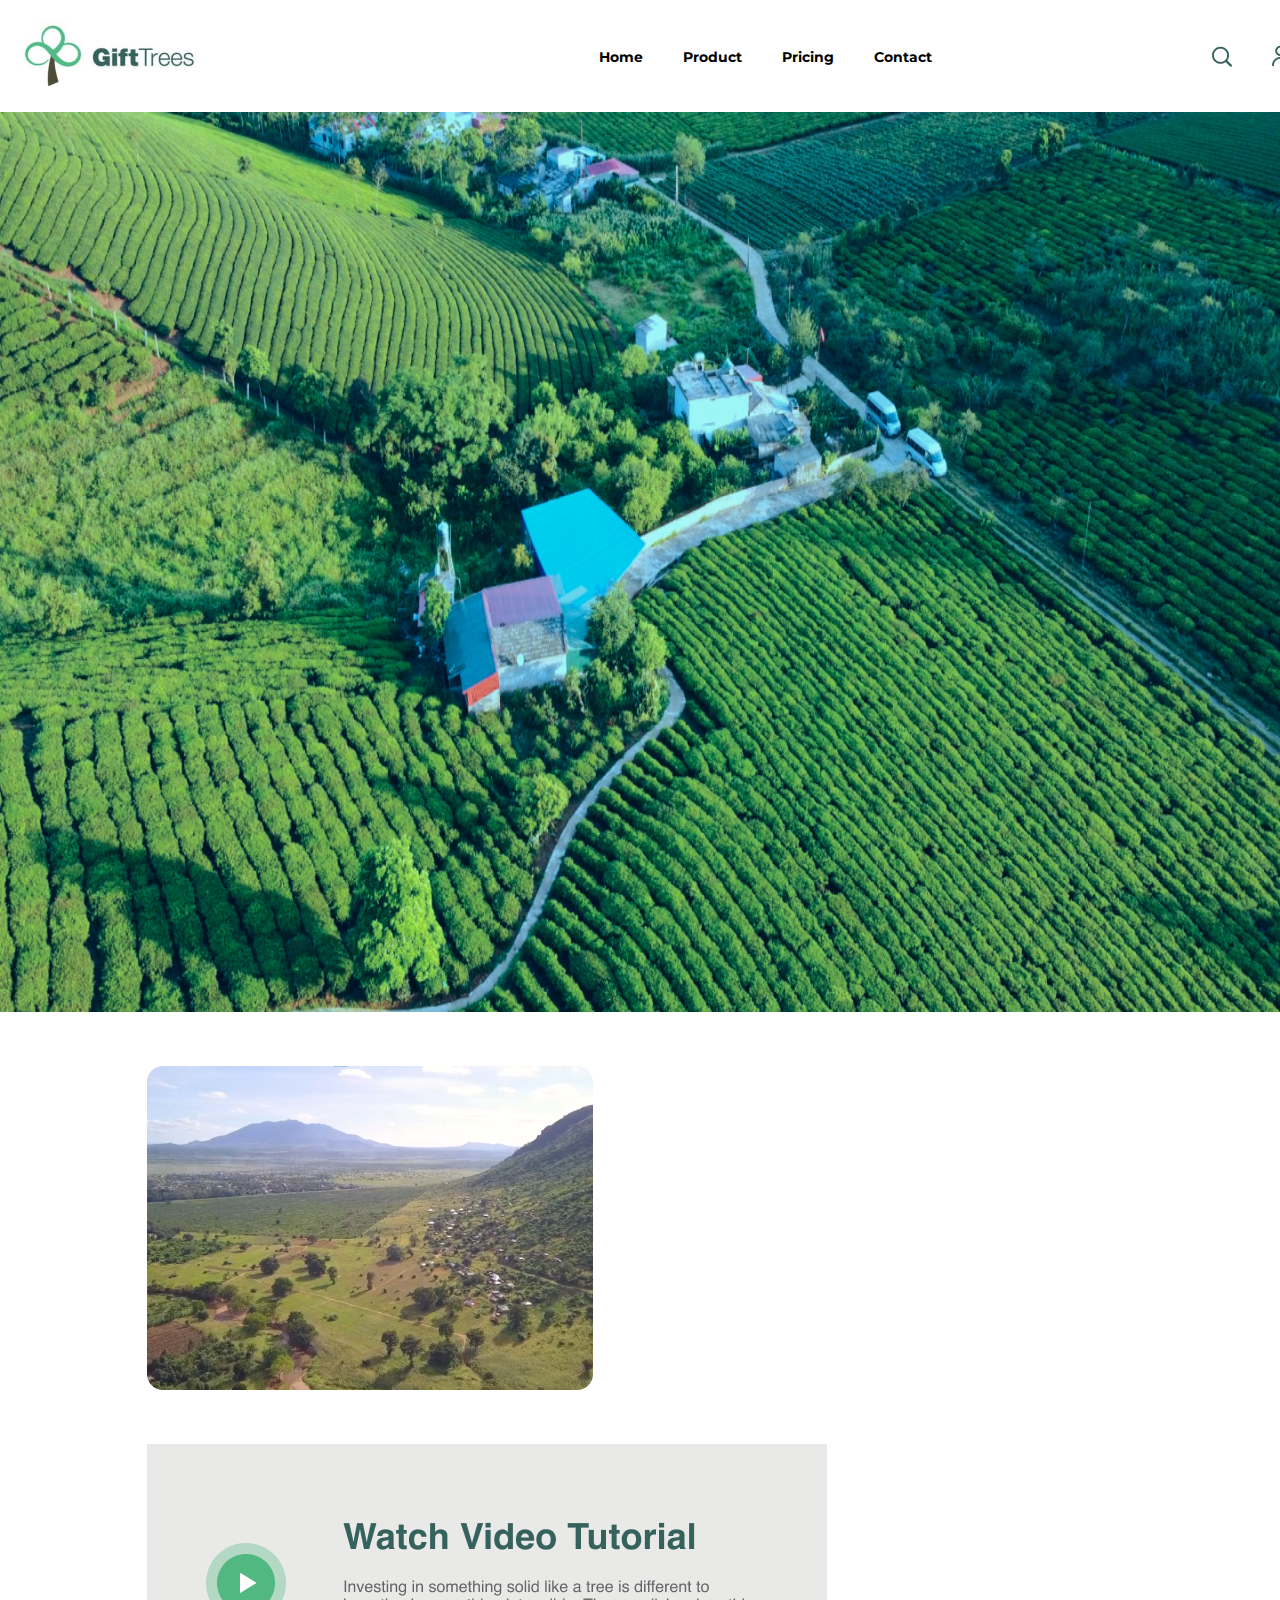
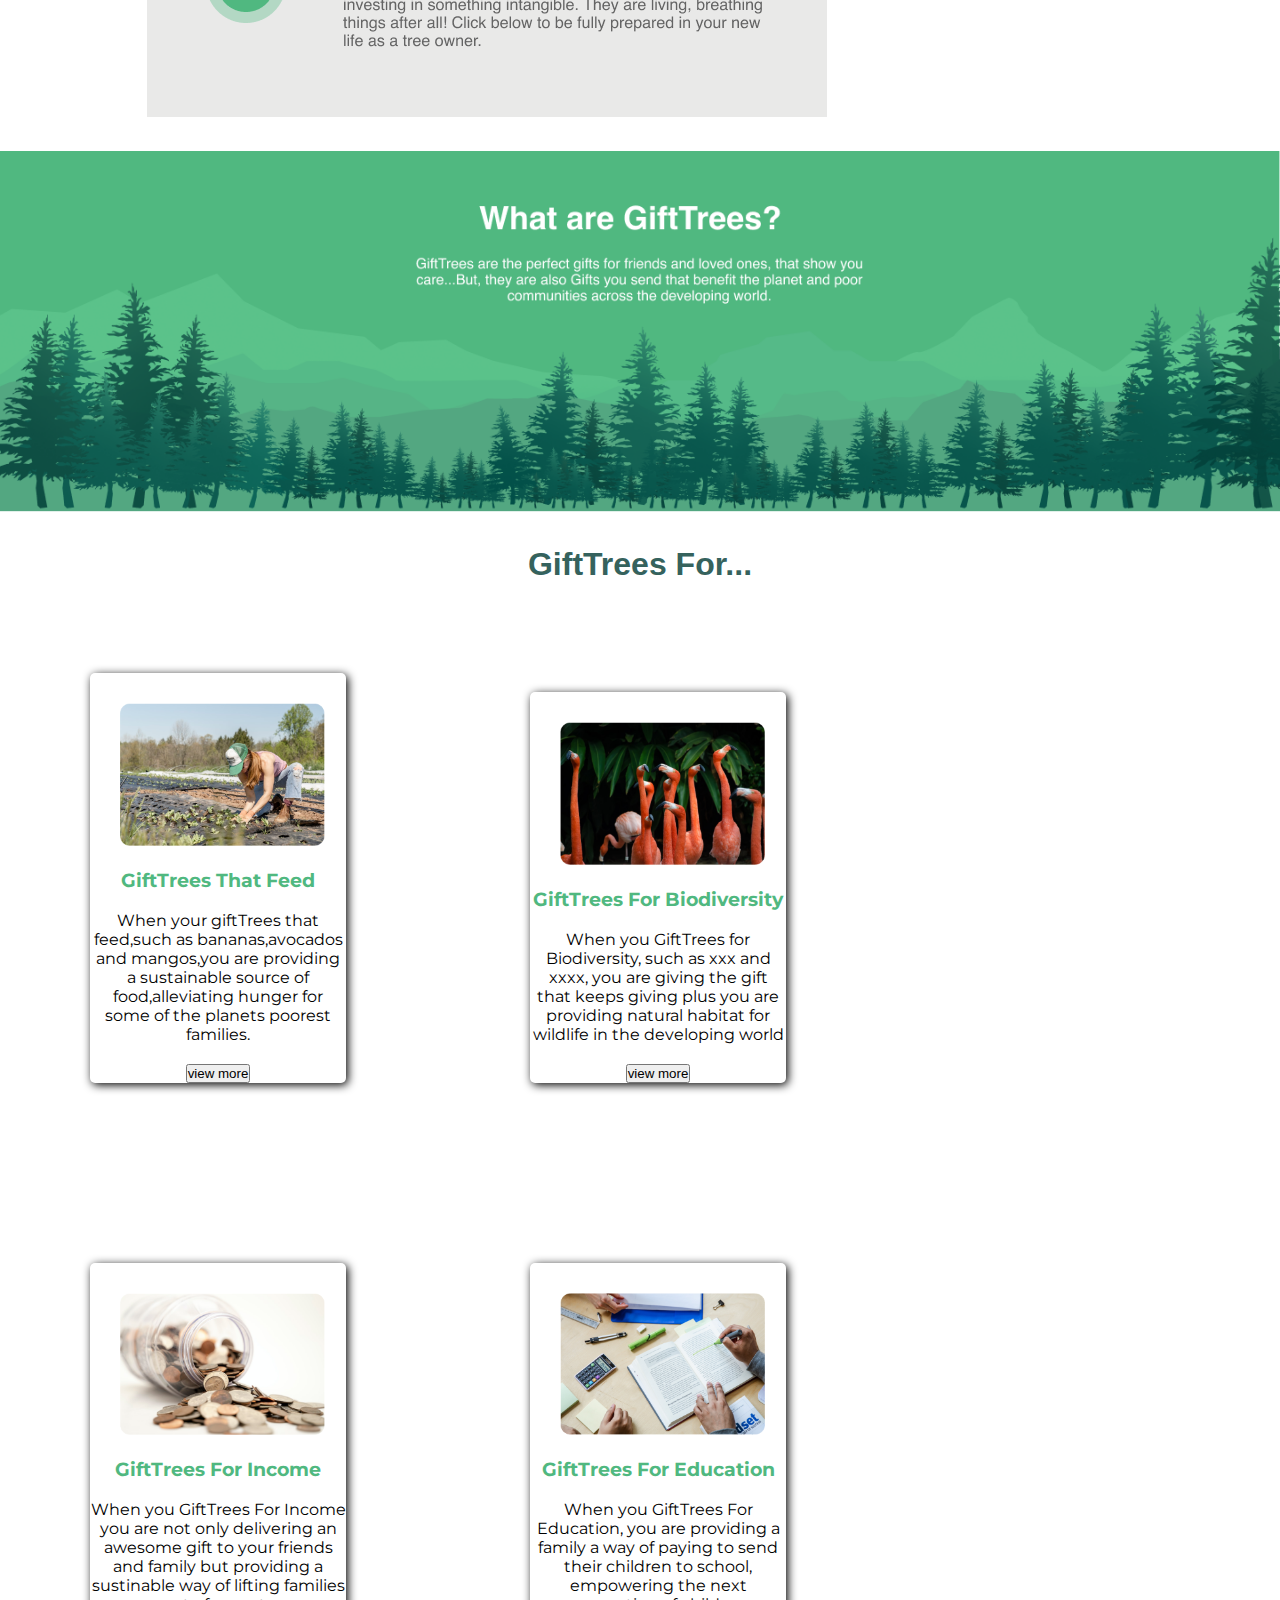
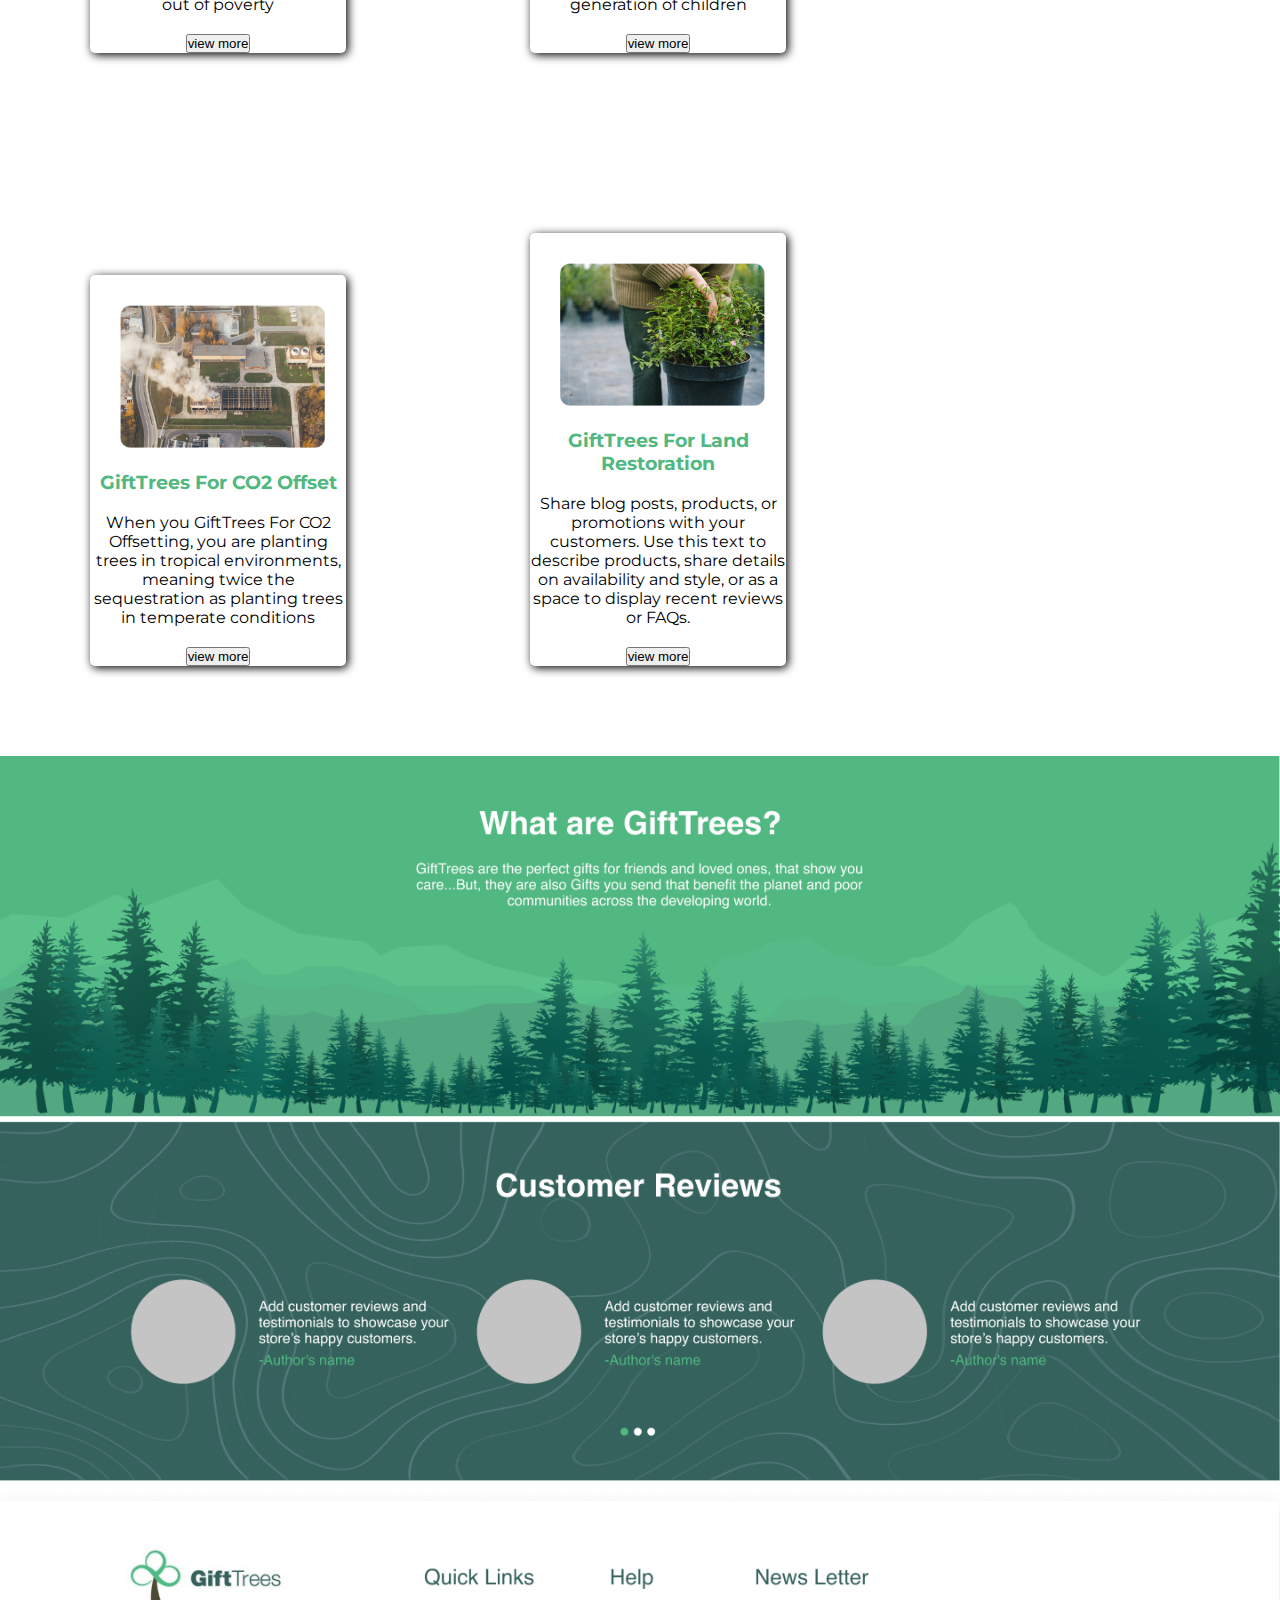
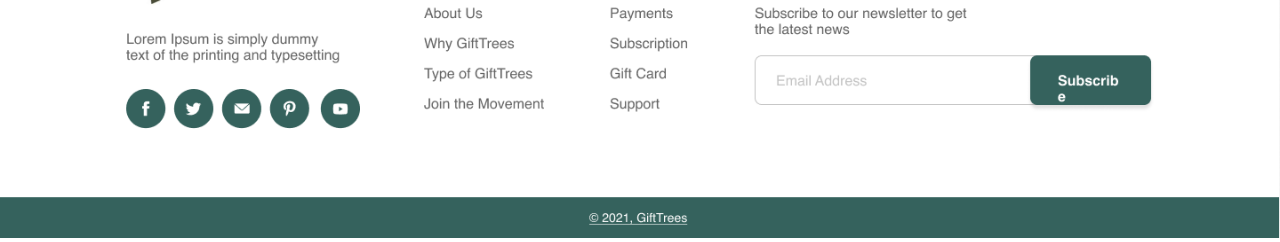
<file: Landing Page/index.html>
<!DOCTYPE html>
<html lang="en">
<head>
    <meta charset="UTF-8">
    <meta name="viewport" content="width=device-width, initial-scale=1.0">
    <title>Demo Website</title>
    <link rel="stylesheet" href="style.css">
    <link rel="stylesheet" href="https://cdnjs.cloudflare.com/ajax/libs/font-awesome/6.4.2/css/all.min.css">
</head>
<body>
    <header>
    <!-- navigation section  -->

    <nav class="flex container">
        <div class="nav_left flex">
            <div class="images">
          <img src="assets/Images/logo.png.png" alt="logo">
        </div>
            <ul class="flex nav-links">
                <li><a href="#" class="nav-link">Home</a></li>
                <li><a href="#" class="nav-link">Product</a></li>
                <li><a href="#" class="nav-link">Pricing</a></li>   
                <li><a href="#" class="nav-link">Contact</a></li>
            </ul>
        </div>
        
        <div class="nav_right">
            <ul class="flex nav-links">
                <img src="assets/Images/search_icon.png" alt="search">        
                <img src="assets/Images/Group.png" alt="group">        
                <img src="assets/Images/Vector.png" alt="vector">        
            </ul>
        </div> 
    </nav>

    <!-- box section  -->
    <div class="content-items"> 
        <img src="assets/Images/body.png" alt="body">
    </div>
</div>


    <!-- hero section  -->

    <div class="contex">
        <img src="assets/Images/imge 1.png" alt="img 1">
        <img src="assets/Images/Group 598.png" alt="group">
    </div>

    <!-- group 1  -->
    <div class="group">
        <img src="assets/Images/Group 40.png" alt="40" >
    </div>

    <!-- group 2  -->
    <h1>GiftTrees For...</h1>
    <div class="cards">
  <div class="image">
    <img src="assets/Images/card1.png" alt="img1">
  </div><br>
  <div class="title">
    <h3>GiftTrees That Feed</h3>
  </div><br>
  <div class="des">
   <p>When your giftTrees that feed,such as bananas,avocados and mangos,you are providing a sustainable source of food,alleviating hunger for some of the planets poorest families.</p><br>
    <button>view more</button>
  </div>
  </div>

  <div class="cards">
    <div class="image">
      <img src="assets/Images/card2.png" alt="img1">
    </div><br>
    <div class="title">
      <h3>GiftTrees For Biodiversity</h3>
    </div><br>
    <div class="des">
     <p>When you GiftTrees for Biodiversity, such as xxx and xxxx, you are giving the gift that keeps giving plus you are providing natural habitat for wildlife in the developing world</p><br>
      <button>view more</button>
    </div>
    </div>

    <div class="cards">
        <div class="image">
          <img src="assets/Images/card3.png" alt="img1">
        </div><br>
        <div class="title">
          <h3>GiftTrees For Income</h3>
        </div><br>
        <div class="des">
         <p>When you GiftTrees For Income you are not only delivering an awesome gift to your friends and family but providing a sustinable way of lifting families out of poverty
            </p><br>
          <button>view more</button>
        </div>
        </div>

        <div class="cards">
            <div class="image">
              <img src="assets/Images/card4.png" alt="img1">
            </div><br>
            <div class="title">
              <h3>GiftTrees For Education</h3>
            </div><br>
            <div class="des">
             <p> When you GiftTrees For Education, you are providing a family a way of paying to send their children to school, empowering the next generation of children</p><br>
              <button>view more</button>
            </div>
            </div>

            <div class="cards">
                <div class="image">
                  <img src="assets/Images/card5.png" alt="img1">
                </div><br>
                <div class="title">
                  <h3>GiftTrees For CO2 Offset</h3>
                </div><br>
                <div class="des">
                 <p>When you GiftTrees For CO2 Offsetting, you are planting trees in tropical environments, meaning twice the sequestration as planting trees in temperate conditions
                    </p><br>
                  <button>view more</button>
                </div>
                </div>
                
                <div class="cards">
                    <div class="image">
                      <img src="assets/Images/card6.png" alt="img1">
                    </div><br>
                    <div class="title">
                      <h3>GiftTrees For Land Restoration</h3>
                    </div><br>
                    <div class="des">
                     <p> Share blog posts, products, or promotions with your customers. Use this text to describe products, share details on availability and style, or as a space to display recent reviews or FAQs.
                        </p><br>
                      <button>view more</button>
                    </div>
                    </div>
                    
        <!-- group 3  -->
        <footer>
            <img src="assets/Images/Group 40.png" alt="image" width="100%">
        </footer>

        <!-- group 4  -->
        <div class="review">
          <img src="assets/Images/Group 67.png" alt="62" width="100%">
        </div>

        <!-- group s  -->
        <div class="contact">
          <img src="assets/Images/Footer.png" alt="footer" width="100%">
        </div>


</header>
</body>
</html>
</file>
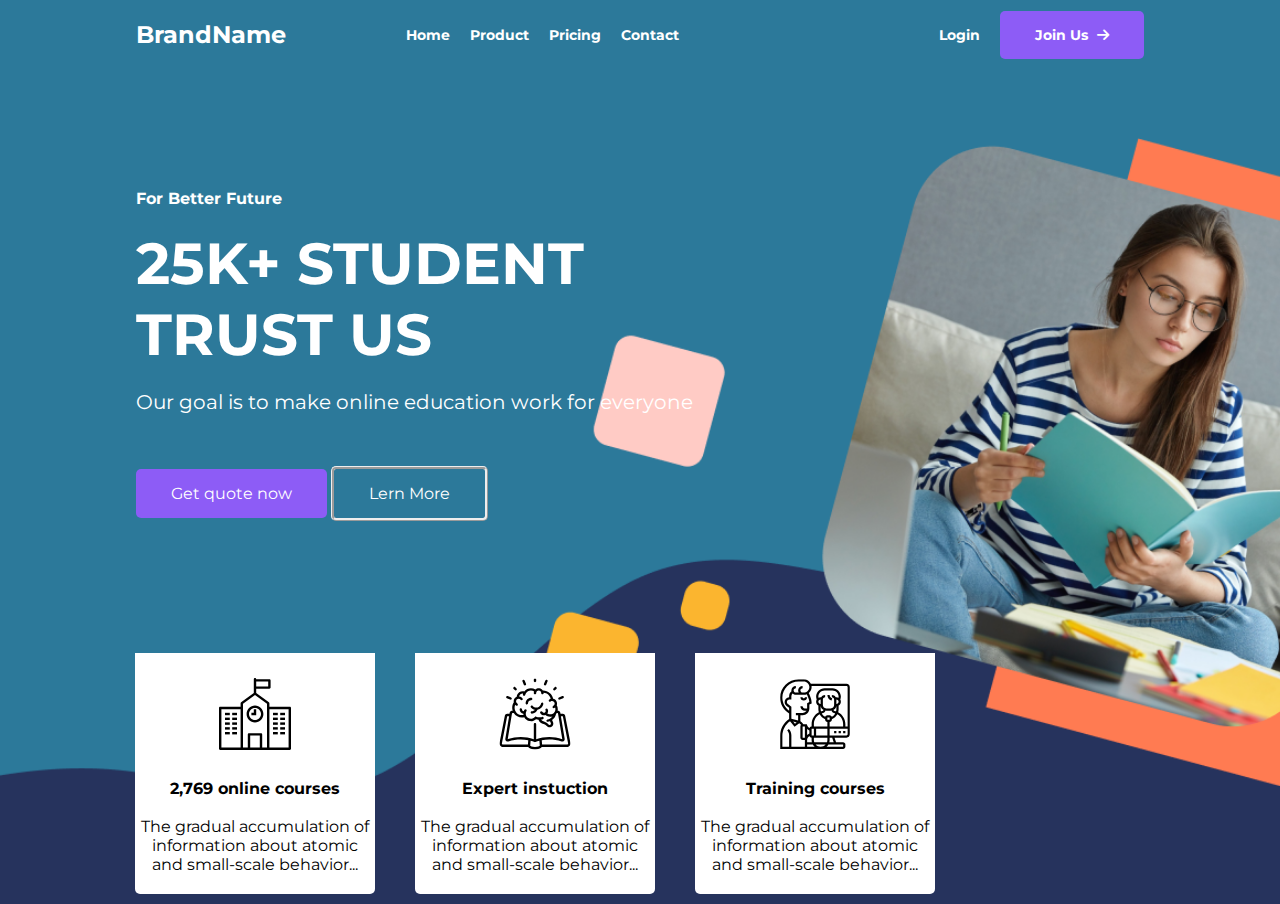
<file: Landing Page/demo/index.html>
<!DOCTYPE html>
<html lang="en">
<head>
    <meta charset="UTF-8">
    <meta name="viewport" content="width=device-width, initial-scale=1.0">
    <title>Demo Website</title>
    <link rel="stylesheet" href="style.css">
    <link rel="stylesheet" href="https://cdnjs.cloudflare.com/ajax/libs/font-awesome/6.4.2/css/all.min.css">
</head>
<body>
    <!-- navigation section  -->

    <nav class="flex container">
        <div class="nav_left flex">
            <h2>BrandName</h2>
            <ul class="flex nav-links">
                <li><a href="#" class="nav-link">Home</a></li>
                <li><a href="#" class="nav-link">Product</a></li>
                <li><a href="#" class="nav-link">Pricing</a></li>   
                <li><a href="#" class="nav-link">Contact</a></li>
            </ul>
        </div>
        <d iv class="nav_right">
            <ul class="flex nav-links">
                <li><a href="#" class="nav-link secondary-btn">Login</a></li>
                <li><a href="#" class="nav-link primary-btn">Join Us <span style="margin-left: 5px;"><i class="fa-solid fa-arrow-right"></i></span></a></li>
            </ul>
        </div> 
    </nav>

    <!-- hero section  -->
    <section class="hero flex container">
        <div class="half-width flex hero-left">
            <h5>For Better Future</h5>
            <h1>25K+ STUDENT <br>TRUST US</h1>
            <h4>Our goal is to make online education work for everyone </h4>
           
            <div class="hero-buttons">
                <a class="primary-btn" href="#">Get quote now</a>
                <a class="new-btn" href="#">Lern More</a>
            </div>
        </div>
    </section>
    

    <!-- box section  -->

    <div class="section">
        <div class="box">
            <div class="box-images img-1"></div>
            <img src="Icon-1.svg" alt="icon 1">
            <h5>2,769 online courses</h5><br>
            <p>The gradual accumulation of information about atomic and small-scale behavior...</p>
        </div>
        <div class="box">
            <div class="box-images img-1"></div>
            <img src="Icon-2.svg" alt="icon 2">
            <h5>Expert instuction</h5><br>
            <p>The gradual accumulation of information about atomic and small-scale behavior...</p>
        </div>
        <div class="box">
            <div class="box-images img-1"></div>
            <img src="Icon-3.svg" alt="icon 3">
            <h5>Training courses</h5><br>
            <p>The gradual accumulation of information about atomic and small-scale behavior...</p>
        </div>
    </div>

    <!-- class main  -->
    <div class="main">
        <div class="data">
        </div>
    </div>
</body>
</html>
</file>
<file: Landing Page/style.css>
@import url('https://fonts.googleapis.com/css2?family=Montserrat&display=swap');

*{
    margin: 0;
    padding: 0;
    box-sizing: border-box;
}

body{
    font-family: 'Montserrat', sans-serif;
    background-color: white;
}
/* ulity class  */
*{
    text-decoration: none;
}

li{
    list-style: none;
}


.flex{
    display: flex;
    align-items: center;
}

.container{
    padding: 20px;
}


.new-btn{
    background-color: transparent ;
    padding: 15px 35px;
    border-radius: 5px;
    color: white;
    border-style: ridge;
    border-radius: 1px solid;
}
/* navigation class  */

nav{
    justify-content: space-between;
    color: black;
}

.images{
    display: flex;
}
.nav_left{
    gap: 120px;
}

.nav-links{
    margin-left: 280px;
    gap: 40px;
}

.nav-link{
    color: black;
    font-size: 14px;
    font-weight: 700;
}

nav h2{
    font-size: 24px;
}

/* box section  */

.section{
    margin-left: 125PX;
    display: flex;
    gap: 20px;
}


.box{
    background: white;
    width: 240px;
    margin: 10px;
    border-radius: 5px;
    text-align: center;
    
}

.content-items img{
    width: 100%;
    height: 100vh;
    background-size: cover;
    background-position: center;
}

/* hero section   */

.contex img {
    margin-left: 147px;
    gap: 50px;
    margin-top: 50px;
}

/* group 1  */

.group img{
    margin-top: 30px;
   width: 100%;
}

/* group 2  */
h1{
    text-align: center;
    margin-top: 30px;
    color: #35625D;
    font-family: Helvetica;
}

.cards{
    width: 20%;
    display: inline-block;
    background-color: white;
    border-radius: 5px;
    margin: 90px;
    box-shadow: 2px 2px 10px;
}

.image img{
    width: 80%;
    margin-left: 30px;
    margin-top: 30px;
}

.title{
    text-align: center;
    color: #50B880;
}

.des{
    text-align: center;
}
</file>
<file: Landing Page/demo/style.css>
@import url('https://fonts.googleapis.com/css2?family=Montserrat&display=swap');

*{
    margin: 0;
    padding: 0;
}

body{
    font-family: 'Montserrat', sans-serif;
    min-height: 100vh;
    background-image: url(Banner_Image.png);
    background-position: center;
    background-size: cover;
    background-repeat: no-repeat;
    background-color: #26335D;
}
/* ulity class  */
*{
    text-decoration: none;
}

li{
    list-style: none;
}

h1{
    font-size: 58px;
    font-weight: 700;
}

h2{
}

h3{
}

h4{
    font-size: 20px;
    font-weight: 400;
}

h5{
    font-size: 16px;
    font-weight: 700;
    margin-top: 100px;
}

.flex{
    display: flex;
    align-items: center;
}

.container{
    padding: 20px 136px;
}

.primary-btn{
    background-color: #8D5CF6;
    padding: 15px 35px;
    border-radius: 5px;
    color: white;

}

.new-btn{
    background-color: transparent ;
    padding: 15px 35px;
    border-radius: 5px;
    color: white;
    border-style: ridge;
    border-radius: 1px solid;
}
/* navigation class  */

nav{
    justify-content: space-between;
    color: white;
}

.nav_left{
    gap: 120px;
}

.nav-links{
    gap: 20px;
}

.nav-link{
    color: white;
    font-size: 14px;
    font-weight: 700;
}

nav h2{
    font-size: 24px;
}

/* hero section  */

.hero{
    color: white;
    margin-bottom: 120px;
}

.hero-left{
    flex-direction: column;
    align-items: flex-start;
    gap: 20px;
}

.hero-buttons{
    margin-top: 50px;
}


/* box section  */

.section{
    margin-left: 125PX;
    display: flex;
    gap: 20px;
}


.box{
    background: white;
    width: 240px;
    margin: 10px;
    border-radius: 5px;
    text-align: center;
    
}

.box-images{
    background-color: white;
    height: 10px;
    margin-bottom: 15px;
    background-size: cover;
}


.box h5{
    margin-top: 25px;
    align-items: center;
}

.box p{
    margin-bottom: 20px;
}
</file>
